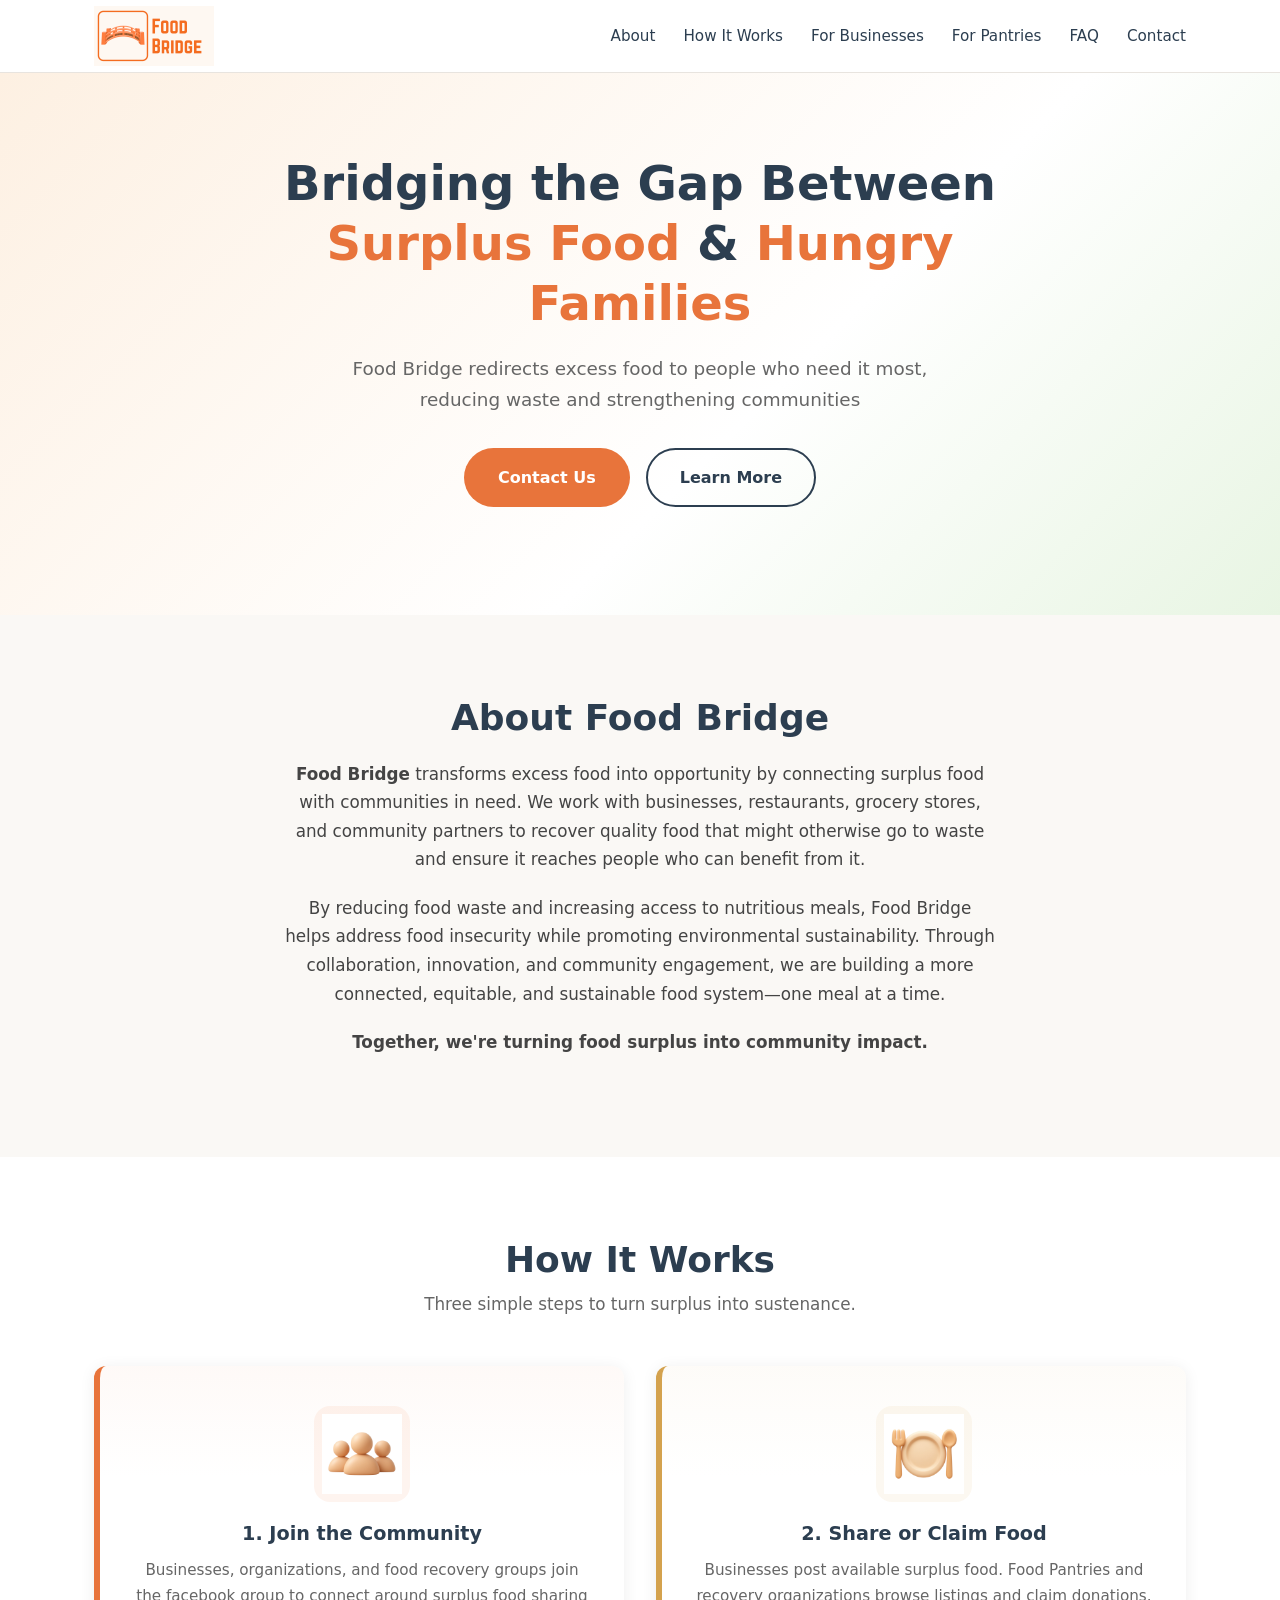
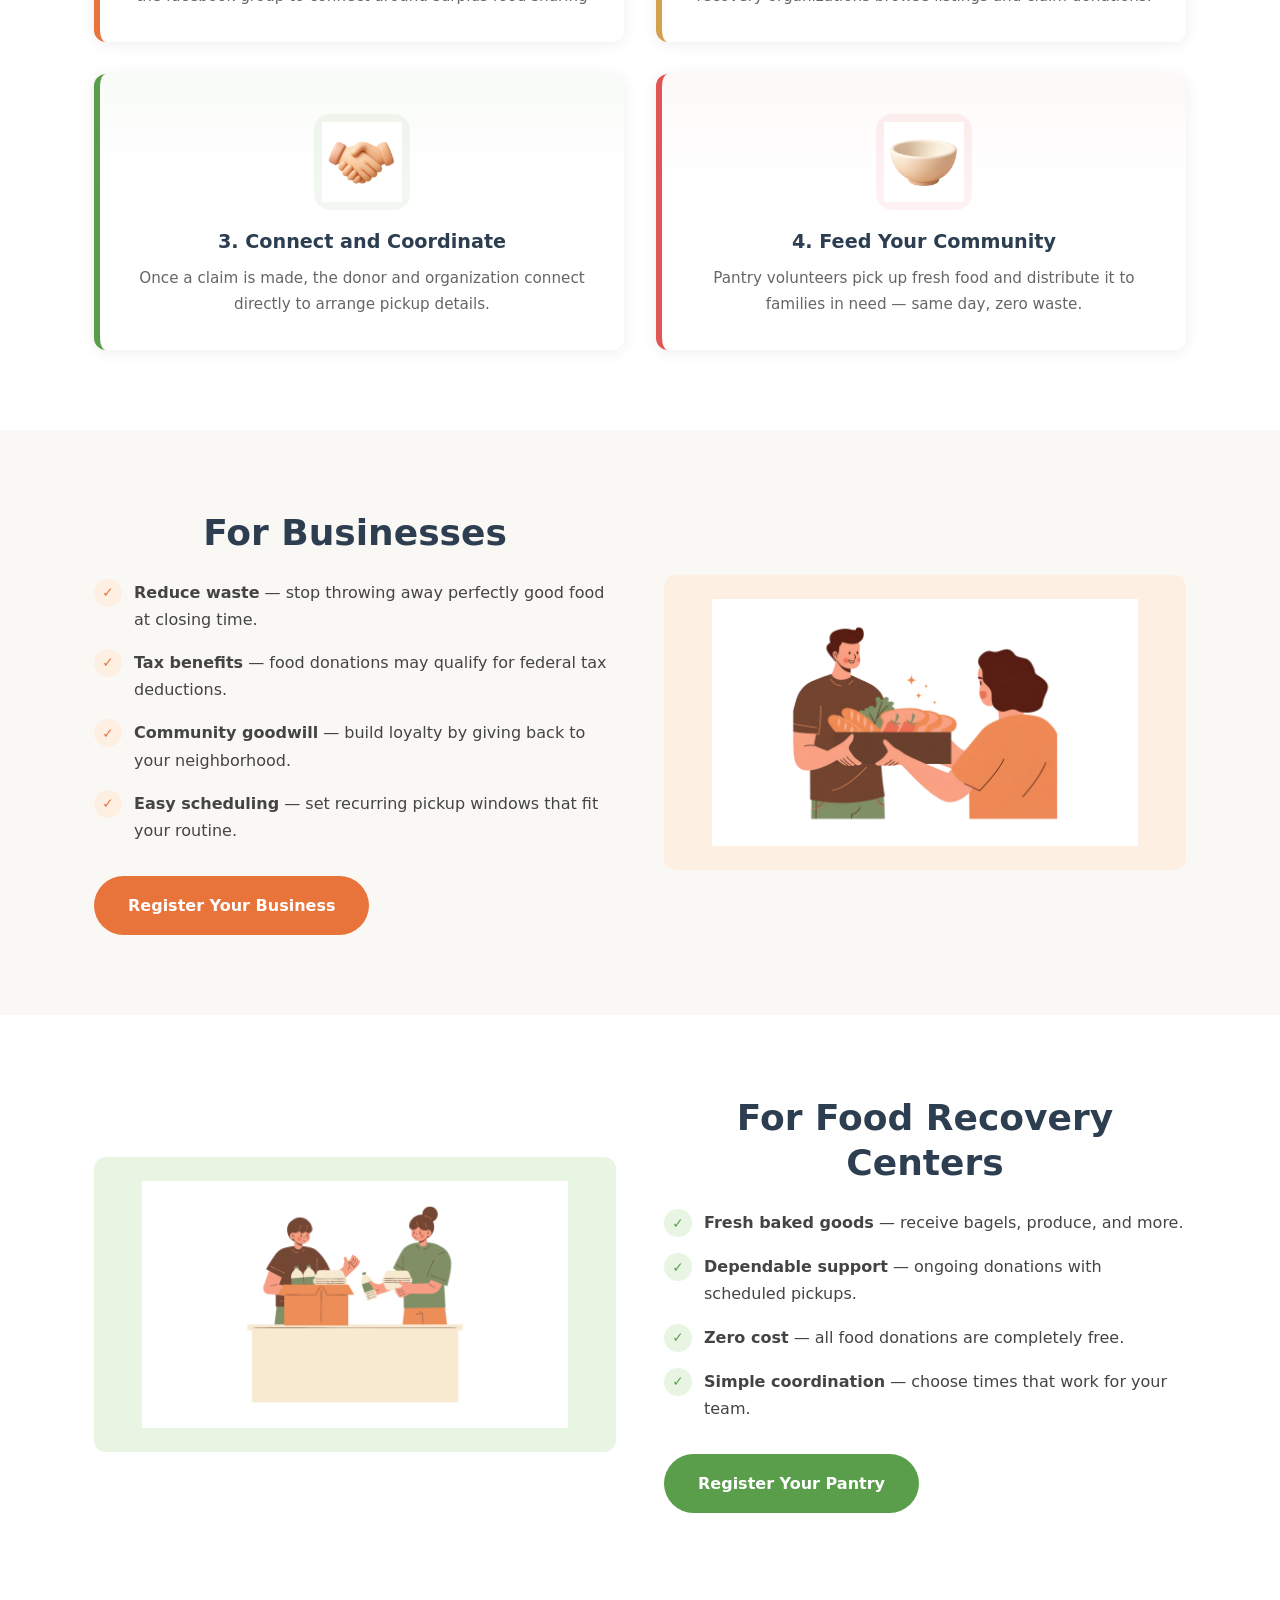
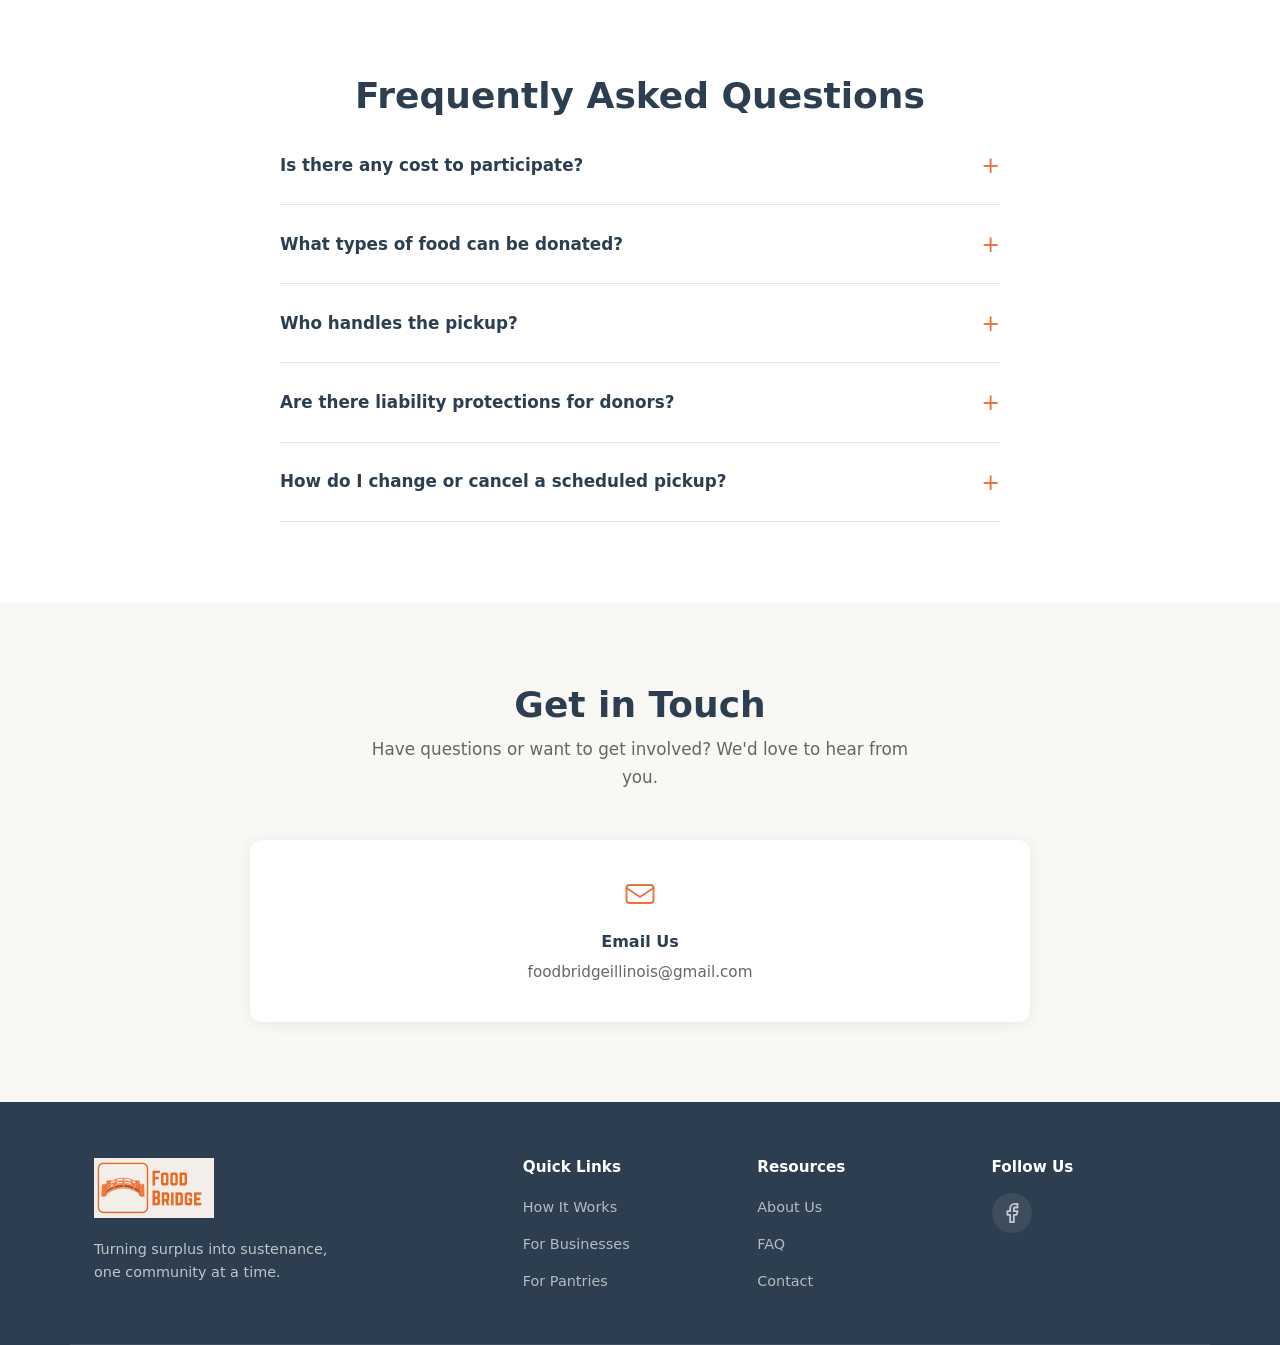
<file: index.html>
<!DOCTYPE html>
<html lang="en">
<head>
  <meta charset="UTF-8">
  <meta name="viewport" content="width=device-width, initial-scale=1.0">
  <meta name="description" content="Food Bridge redirects excess food to people who need it most, reducing waste and strengthening communities">
  <meta name="keywords" content="food donation, food pantry, bakery donation, reduce food waste, community, Food Bridge">
  <title>Food Bridge — Connecting Local Food Businesses with Food Pantries</title>
  <link rel="icon" type="image/svg+xml" href="images/favicon.svg">
  <link rel="stylesheet" href="css/styles.css">
</head>
<body>

  <!-- ============ HEADER / NAVIGATION ============ -->
  <header class="site-header" id="top">
    <div class="container header-inner">
      <a href="mainpage.html" class="logo-link" aria-label="Food Bridge Home">
        <img src="images/FoodBridge.png" alt="Food Bridge logo" class="logo-img">
      </a>
      <button class="nav-toggle" id="navToggle" aria-label="Toggle navigation" aria-expanded="false">
        <span></span><span></span><span></span>
      </button>
      <nav class="main-nav" id="mainNav" aria-label="Main navigation">
        <ul>
          <li><a href="#about">About</a></li>
          <li><a href="#how-it-works">How It Works</a></li>
          <li><a href="#for-businesses">For Businesses</a></li>
          <li><a href="#for-pantries">For Pantries</a></li>
          <li><a href="#faq">FAQ</a></li>
          <li><a href="#contact">Contact</a></li>
        </ul>
      </nav>
    </div>
  </header>

  <!-- ============ HERO ============ -->
  <section class="hero" id="hero">
    <div class="container hero-content">
      <h1>Bridging the Gap Between<br><span class="highlight">Surplus Food</span> &amp; <span class="highlight">Hungry Families</span></h1>
      <p class="hero-sub">Food Bridge redirects excess food to people who need it most, reducing waste and strengthening communities</p>
      <div class="hero-cta">
        <a href="#contact" class="btn btn-primary">Contact Us</a>
        <a href="#how-it-works" class="btn btn-outline">Learn More</a>
      </div>
    </div>
  </section>
<!-- ============ ABOUT ============ -->
  <section class="section section-alt" id="about">
    <div class="container about-content">
      <h2 class="section-title">About Food Bridge</h2>
      <div class="about-text">
        <p></p>
        <p><strong>Food Bridge</strong> transforms excess food into opportunity by connecting surplus food with communities in need. We work with businesses, restaurants, grocery stores, and community partners to recover quality food that might otherwise go to waste and ensure it reaches people who can benefit from it.</p>
        <p>By reducing food waste and increasing access to nutritious meals, Food Bridge helps address food insecurity while promoting environmental sustainability. Through collaboration, innovation, and community engagement, we are building a more connected, equitable, and sustainable food system—one meal at a time.</p>
        <p><strong>Together, we're turning food surplus into community impact.</strong></p>
      </div>
    </div>
  </section>
  <!-- ============ HOW IT WORKS ============ -->
  <section class="section how-it-works" id="how-it-works">
    <div class="container">
      <h2 class="section-title">How It Works</h2>
      <p class="section-subtitle">Three simple steps to turn surplus into sustenance.</p>
      <div class="steps-grid">
        <div class="step-card">
          <div class="step-icon">
            <!-- Step 1: Join the Community icon -->
            <img src="images/4.png" class="howitworks-img" >
          </div>
          <h3>1. Join the Community</h3>
          <p>Businesses, organizations, and food recovery groups join the facebook group to connect around surplus food sharing</p>
        </div>
        <div class="step-card">
          <div class="step-icon">
            <!-- Plate with utensils icon -->
            <img src="images/1.png" class="howitworks-img" >
          </div>
          <h3>2. Share or Claim Food</h3>
          <p>Businesses post available surplus food. Food Pantries and recovery organizations browse listings and claim donations.</p>
        </div>
        <div class="step-card">
          <div class="step-icon">
            <!-- Handshake / deliver icon -->
            <img src="images/2.png" class="howitworks-img" >
          </div>
          <h3>3. Connect and Coordinate</h3>
          <p>Once a claim is made, the donor and organization connect directly to arrange pickup details.</p>
        </div>
        <div class="step-card">
          <div class="step-icon">
            <!-- bowl icon -->
            <img src="images/3.png" class="howitworks-img">
          </div>
          <h3>4. Feed Your Community</h3>
          <p>Pantry volunteers pick up fresh food and distribute it to families in need — same day, zero waste.</p>
        </div>
      </div>
    </div>
  </section>

  <!-- ============ FOR BUSINESSES ============ -->
  <section class="section section-alt for-businesses" id="for-businesses">
    <div class="container two-col">
      <div class="col-text">
        <h2 class="section-title">For Businesses</h2>
        <ul class="feature-list">
          <li>
            <span class="check-icon" aria-hidden="true">&#10003;</span>
            <span><strong>Reduce waste</strong> — stop throwing away perfectly good food at closing time.</span>
          </li>
          <li>
            <span class="check-icon" aria-hidden="true">&#10003;</span>
            <span><strong>Tax benefits</strong> — food donations may qualify for federal tax deductions.</span>
          </li>
          <li>
            <span class="check-icon" aria-hidden="true">&#10003;</span>
            <span><strong>Community goodwill</strong> — build loyalty by giving back to your neighborhood.</span>
          </li>
          <li>
            <span class="check-icon" aria-hidden="true">&#10003;</span>
            <span><strong>Easy scheduling</strong> — set recurring pickup windows that fit your routine.</span>
          </li>
        </ul>
        <a href="#contact" class="btn btn-primary">Register Your Business</a>
      </div>
      <div class="col-visual">
        <div class="illustration-card bakery-card">
          <img src="images/5.png" class="step-icon-img">
        </div>
      </div>
    </div>
  </section>

  <!-- ============ FOR PANTRIES ============ -->
  <section class="section for-pantries" id="for-pantries">
    <div class="container two-col reverse">
      <div class="col-text">
        <h2 class="section-title">For Food Recovery Centers</h2>
        <ul class="feature-list">
          <li>
            <span class="check-icon pantry" aria-hidden="true">&#10003;</span>
            <span><strong>Fresh baked goods</strong> — receive bagels, produce, and more.</span>
          </li>
          <li>
            <span class="check-icon pantry" aria-hidden="true">&#10003;</span>
            <span><strong>Dependable support</strong> — ongoing donations with scheduled pickups.</span>
          </li>
          <li>
            <span class="check-icon pantry" aria-hidden="true">&#10003;</span>
            <span><strong>Zero cost</strong> — all food donations are completely free.</span>
          </li>
          <li>
            <span class="check-icon pantry" aria-hidden="true">&#10003;</span>
            <span><strong>Simple coordination</strong> — choose times that work for your team.</span>
          </li>
        </ul>
        <a href="#schedule" class="btn btn-green">Register Your Pantry</a>
      </div>
      <div class="col-visual">
        <div class="illustration-card pantry-card">
          <img src="images/6.png" class="step-icon-img">
        </div>
      </div>
    </div>
  </section>

  <!-- ============ FAQ ============ -->
  <section class="section" id="faq">
    <div class="container">
      <h2 class="section-title">Frequently Asked Questions</h2>
      <div class="faq-list">
        <details class="faq-item">
          <summary>Is there any cost to participate?</summary>
          <p>No. Food Bridge is completely free for both food businesses and food pantries. We are a volunteer-driven initiative.</p>
        </details>
        <details class="faq-item">
          <summary>What types of food can be donated?</summary>
          <p>Baked goods, produce, prepared meal, shelf-stable foods, refrigerated items, frozen foods, etc. All donations must be safe for consumption.</p>
        </details>
        <details class="faq-item">
          <summary>Who handles the pickup?</summary>
          <p>Pantry volunteers coordinate directly with the donating business to pick up items at the agreed-upon time window.</p>
        </details>
        <details class="faq-item">
          <summary>Are there liability protections for donors?</summary>
          <p>Yes. The Federal Bill Emerson Good Samaritan Food Donation Act protects food donors from civil and criminal liability when donating in good faith.</p>
        </details>
        <details class="faq-item">
          <summary>How do I change or cancel a scheduled pickup?</summary>
          <p>Simply coordinate with the pickup party via facebook.</p>
        </details>
      </div>
    </div>
  </section>

  <!-- ============ CONTACT ============ -->
  <section class="section section-alt" id="contact">
    <div class="container">
      <h2 class="section-title">Get in Touch</h2>
      <p class="section-subtitle">Have questions or want to get involved? We'd love to hear from you.</p>
      <div class="contact-grid">
        <div class="contact-card">
          <svg viewBox="0 0 48 48" width="36" height="36" aria-hidden="true"><rect x="6" y="12" width="36" height="24" rx="4" fill="none" stroke="#e8743b" stroke-width="2.5"/><path d="M6 16 L24 28 L42 16" fill="none" stroke="#e8743b" stroke-width="2.5" stroke-linecap="round" stroke-linejoin="round"/></svg>
          <h4>Email Us</h4>
          <a href="mailto:foodbridgeillinois@gmail.com">foodbridgeillinois@gmail.com</a>
        </div>
      </div>
    </div>
  </section>

  <!-- ============ FOOTER ============ -->
  <footer class="site-footer">
    <div class="container footer-inner">
      <div class="footer-brand">     
        <a href="#top" class="footer-logo-link" aria-label="Back to top"> 
          <img src="images/FoodBridge.png" alt="Food Bridge" class="footer-logo" onclick="window.scrollTo({ top: 0, behavior: 'smooth' });">
        </a>
        <p>Turning surplus into sustenance,<br>one community at a time.</p>
      </div>
     
      <div class="footer-links">
        <h4>Quick Links</h4>
        <ul>
          <li><a href="#how-it-works">How It Works</a></li>
          <li><a href="#for-businesses">For Businesses</a></li>
          <li><a href="#for-pantries">For Pantries</a></li>
        </ul>
      </div>
      <div class="footer-links">
        <h4>Resources</h4>
        <ul>
          <li><a href="#about">About Us</a></li>
          <li><a href="#faq">FAQ</a></li>
          <li><a href="#contact">Contact</a></li>
        </ul>
      </div>
      <div class="footer-social">
        <h4>Follow Us</h4>
        <div class="social-icons">
          <a href="#" aria-label="Facebook" class="social-link">
            <svg viewBox="0 0 24 24" width="22" height="22"><path d="M18 2h-3a5 5 0 00-5 5v3H7v4h3v8h4v-8h3l1-4h-4V7a1 1 0 011-1h3z" fill="none" stroke="currentColor" stroke-width="2" stroke-linecap="round" stroke-linejoin="round"/></svg>
          </a>          
        </div>
      </div>
    </div>
  </footer>

  <!-- ============ BACK TO TOP ============ -->
  <a href="#top" class="back-to-top" id="backToTop" aria-label="Back to top" onclick="window.scrollTo({ top: 0, behavior: 'smooth' });">&#8679;</a>

  <!-- ============ MINIMAL INLINE SCRIPT (static-site interactivity) ============ -->
  <script>
    // Mobile nav toggle
    const navToggle = document.getElementById('navToggle');
    const mainNav = document.getElementById('mainNav');
    navToggle.addEventListener('click', () => {
      const expanded = navToggle.getAttribute('aria-expanded') === 'true';
      navToggle.setAttribute('aria-expanded', String(!expanded));
      mainNav.classList.toggle('open');
    });

    // Close nav on link click (mobile)
    mainNav.querySelectorAll('a').forEach(link => {
      link.addEventListener('click', () => {
        mainNav.classList.remove('open');
        navToggle.setAttribute('aria-expanded', 'false');
      });
    });

    // Form handling (static MVP — no backend)
    function handleFormSubmit(e) {
      e.preventDefault();
      document.getElementById('pickupForm').hidden = true;
      document.getElementById('formSuccess').hidden = false;
      return false;
    }
    function resetForm() {
      document.getElementById('pickupForm').hidden = false;
      document.getElementById('pickupForm').reset();
      document.getElementById('formSuccess').hidden = true;
    }

    // Back-to-top visibility
    const backBtn = document.getElementById('backToTop');
    window.addEventListener('scroll', () => {
      backBtn.classList.toggle('visible', window.scrollY > 400);
    });

    // Smooth scroll for anchor links
    document.querySelectorAll('a[href^="#"]').forEach(anchor => {
      anchor.addEventListener('click', function (e) {
        const target = document.querySelector(this.getAttribute('href'));
        if (target) {
          e.preventDefault();
          target.scrollIntoView({ behavior: 'smooth' });
        }
      });
    });

    // Footer logo scroll-to-top fallback
    const footerLogoLink = document.querySelector('.footer-logo-link');
    if (footerLogoLink) {
      footerLogoLink.addEventListener('click', function (e) {
        e.preventDefault();
        const topTarget = document.getElementById('top');
        if (topTarget) {
          topTarget.scrollIntoView({ behavior: 'smooth' });
        } else {
          window.scrollTo({ top: 0, behavior: 'smooth' });
        }
      });
    }

    // Set min date for pickup date field
    const dateInput = document.getElementById('pickupDate');
    if (dateInput) {
      const today = new Date().toISOString().split('T')[0];
      dateInput.setAttribute('min', today);
    }
  </script>
</body>
</html>
</file>
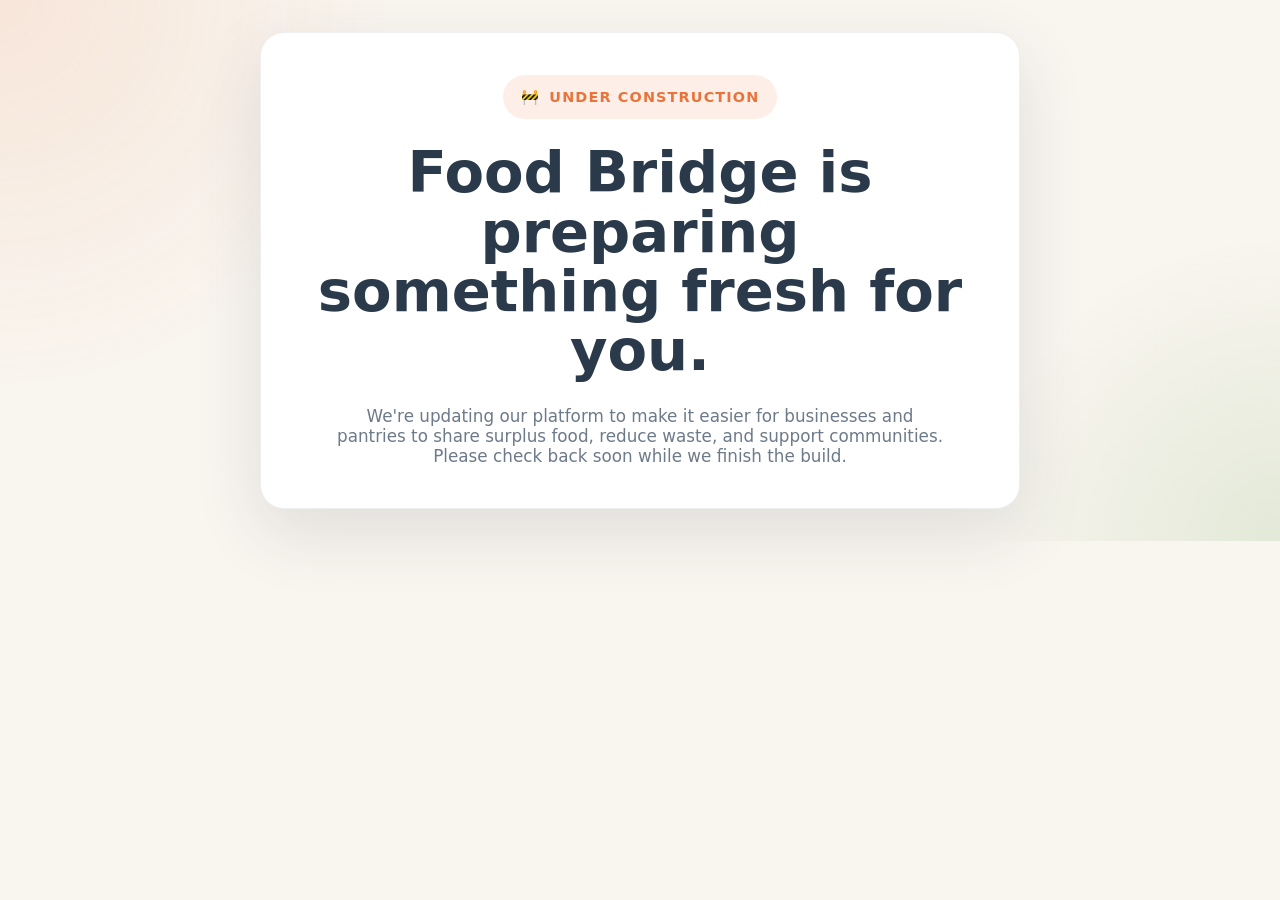
<file: index_unpublished.html>
<!DOCTYPE html>
<html lang="en">
<head>
  <meta charset="UTF-8">
  <meta name="viewport" content="width=device-width, initial-scale=1.0">
  <title>Food Bridge | Coming Soon</title>
  <style>
    :root {
      font-family: 'Segoe UI', system-ui, -apple-system, sans-serif;
      color: #2b3a4a;
      background: #f9f5ef;
      --accent: #e8743b;
      --accent-dark: #c95f2b;
      --muted: #6d7a89;
      --surface: #ffffff;
      --radius: 24px;
    }
    *, *::before, *::after { box-sizing: border-box; }
    html, body { margin: 0; min-height: 100%; }
    body {
      display: grid;
      place-items: center;
      text-align: center;
      padding: 32px;
      background-image: radial-gradient(circle at top left, rgba(232,116,59,.12), transparent 28%),
                        radial-gradient(circle at bottom right, rgba(90,158,75,.14), transparent 22%);
    }
    .wrapper {
      width: min(100%, 760px);
      padding: 42px 38px;
      border-radius: var(--radius);
      background: var(--surface);
      box-shadow: 0 24px 68px rgba(43, 58, 74, .12);
      border: 1px solid rgba(43, 58, 74, .08);
    }
    .label {
      display: inline-flex;
      align-items: center;
      gap: .6rem;
      margin-bottom: 1.5rem;
      padding: .85rem 1.1rem;
      border-radius: 999px;
      color: var(--accent);
      background: rgba(232,116,59,.12);
      font-size: .9rem;
      font-weight: 700;
      text-transform: uppercase;
      letter-spacing: .08em;
    }
    .label::before { content: '🚧'; }
    h1 {
      margin: 0;
      font-size: clamp(2.4rem, 5vw, 3.6rem);
      line-height: 1.03;
    }
    p {
      margin: 1.6rem 0 0;
      color: var(--muted);
      font-size: 1.05rem;
      max-width: 620px;
      margin-left: auto;
      margin-right: auto;
    }
    .actions {
      margin-top: 2.4rem;
      display: flex;
      justify-content: center;
      gap: 1rem;
      flex-wrap: wrap;
    }
    .button {
      padding: 1rem 1.8rem;
      border-radius: 999px;
      font-weight: 700;
      text-decoration: none;
      transition: transform .2s ease, box-shadow .2s ease, background .2s ease;
    }
    .button.primary {
      background: var(--accent);
      color: #fff;
      box-shadow: 0 12px 24px rgba(232,116,59,.2);
    }
    .button.secondary {
      border: 2px solid rgba(43, 58, 74, .12);
      color: #2b3a4a;
      background: rgba(255,255,255,.95);
    }
    .button:hover { transform: translateY(-2px); }
    .note {
      margin-top: 2rem;
      color: var(--muted);
      font-size: .95rem;
      line-height: 1.7;
    }
    .note strong { color: #1f2933; }
    @media (max-width: 560px) {
      body { padding: 20px; }
      .wrapper { padding: 30px 24px; }
      .actions { flex-direction: column; }
      .button { width: 100%; justify-content: center; }
    }
  </style>
</head>
<body>
  <main class="wrapper">
    <div class="label">Under Construction</div>
    <h1>Food Bridge is preparing something fresh for you.</h1>
    <p>We're updating our platform to make it easier for businesses and pantries to share surplus food, reduce waste, and support communities. Please check back soon while we finish the build.</p>
   </main>
</body>
</html>
</file>
<file: css/styles.css>
/* ================================================
   FOOD BRIDGE — Main Stylesheet
   ================================================ */

/* ---------- CSS Custom Properties ---------- */
:root {
  --color-primary: #e8743b;
  --color-primary-dark: #c95f2b;
  --color-accent: #d4a24e;
  --color-green: #5a9e4b;
  --color-green-dark: #3d7a2e;
  --color-red: #e25555;
  --color-dark: #2c3e50;
  --color-text: #444;
  --color-light-text: #666;
  --color-bg: #ffffff;
  --color-bg-alt: #faf8f5;
  --color-bg-warm: #fdf0e2;
  --color-bg-green: #e8f5e3;
  --color-border: #e8e4df;
  --font-main: 'Segoe UI', system-ui, -apple-system, sans-serif;
  --radius: 12px;
  --radius-sm: 8px;
  --shadow: 0 2px 16px rgba(0,0,0,.07);
  --shadow-lg: 0 8px 32px rgba(0,0,0,.10);
  --transition: .25s ease;
  --max-width: 1140px;
}

/* ---------- Reset & Base ---------- */
*, *::before, *::after { box-sizing: border-box; margin: 0; padding: 0; }

html {
  scroll-behavior: smooth;
  scroll-padding-top: 80px;
}

body {
  font-family: var(--font-main);
  color: var(--color-text);
  background: var(--color-bg);
  line-height: 1.7;
  -webkit-font-smoothing: antialiased;
}

img, svg { max-width: 100%; height: auto; }
a { color: var(--color-primary); text-decoration: none; transition: color var(--transition); }
a:hover { color: var(--color-primary-dark); }

.container {
  width: 100%;
  max-width: var(--max-width);
  margin: 0 auto;
  padding: 0 24px;
}

/* ---------- Typography ---------- */
h1, h2, h3, h4 {
  color: var(--color-dark);
  line-height: 1.25;
}
h1 { font-size: clamp(2rem, 5vw, 3rem); font-weight: 800; }
h2 { font-size: clamp(1.6rem, 3.5vw, 2.25rem); font-weight: 700; }
h3 { font-size: 1.2rem; font-weight: 600; }

.section-title {
  text-align: center;
  margin-bottom: .5rem;
}
.section-subtitle {
  text-align: center;
  color: var(--color-light-text);
  max-width: 560px;
  margin: 0 auto 3rem;
  font-size: 1.05rem;
}

.highlight {
  color: var(--color-primary);
}

/* ---------- Buttons ---------- */
.btn {
  display: inline-block;
  padding: 14px 32px;
  border-radius: 50px;
  font-size: 1rem;
  font-weight: 600;
  cursor: pointer;
  border: 2px solid transparent;
  transition: all var(--transition);
  text-align: center;
}
.btn-primary {
  background: var(--color-primary);
  color: #fff;
}
.btn-primary:hover {
  background: var(--color-primary-dark);
  color: #fff;
  transform: translateY(-2px);
  box-shadow: 0 4px 14px rgba(232,116,59,.35);
}
.btn-outline {
  border-color: var(--color-dark);
  color: var(--color-dark);
  background: transparent;
}
.btn-outline:hover {
  background: var(--color-dark);
  color: #fff;
  transform: translateY(-2px);
}
.btn-green {
  background: var(--color-green);
  color: #fff;
}
.btn-green:hover {
  background: var(--color-green-dark);
  color: #fff;
  transform: translateY(-2px);
  box-shadow: 0 4px 14px rgba(90,158,75,.35);
}
.btn-lg { padding: 16px 48px; font-size: 1.1rem; }

/* ================================================
   HEADER
   ================================================ */
.site-header {
  position: sticky;
  top: 0;
  z-index: 1000;
  background: rgba(255,255,255,.92);
  backdrop-filter: blur(12px);
  -webkit-backdrop-filter: blur(12px);
  border-bottom: 1px solid var(--color-border);
}
.header-inner {
  display: flex;
  align-items: center;
  justify-content: space-between;
  height: 72px;
}
.logo-link { display: flex; align-items: center; }
.logo-img { height: 60px; width: auto; }
.howitworks-img { height: 80px; width: auto; }

.main-nav ul {
  list-style: none;
  display: flex;
  gap: 28px;
}
.main-nav a {
  color: var(--color-dark);
  font-weight: 500;
  font-size: .95rem;
  position: relative;
}
.main-nav a::after {
  content: '';
  position: absolute;
  left: 0; bottom: -4px;
  width: 0; height: 2px;
  background: var(--color-primary);
  transition: width var(--transition);
}
.main-nav a:hover::after { width: 100%; }

/* Hamburger */
.nav-toggle {
  display: none;
  flex-direction: column;
  gap: 5px;
  background: none;
  border: none;
  cursor: pointer;
  padding: 8px;
}
.nav-toggle span {
  display: block;
  width: 24px;
  height: 2.5px;
  background: var(--color-dark);
  border-radius: 2px;
  transition: var(--transition);
}

/* ================================================
   HERO
   ================================================ */
.hero {
  background: linear-gradient(135deg, var(--color-bg-warm) 0%, #fff 60%, var(--color-bg-green) 100%);
  padding: 80px 0 60px;
  text-align: center;
}
.hero-content { max-width: 780px; margin: 0 auto; }
.hero h1 { margin-bottom: 1.25rem; }
.hero-sub {
  font-size: 1.15rem;
  color: var(--color-light-text);
  max-width: 600px;
  margin: 0 auto 2rem;
}
.hero-cta {
  display: flex;
  gap: 16px;
  justify-content: center;
  flex-wrap: wrap;
  margin-bottom: 3rem;
}
.hero-stats {
  display: flex;
  justify-content: center;
  gap: 48px;
  flex-wrap: wrap;
}
.stat {
  display: flex;
  flex-direction: column;
  align-items: center;
}
.stat strong {
  font-size: 2rem;
  color: var(--color-primary);
}
.stat span {
  font-size: .9rem;
  color: var(--color-light-text);
}

/* ================================================
   SECTIONS
   ================================================ */
.section {
  padding: 80px 0;
}
.section-alt {
  background: var(--color-bg-alt);
}

/* ---------- Steps Grid ---------- */
.steps-grid {
  display: grid;
  /* Two columns and two rows layout for four step-cards */
  grid-template-columns: repeat(2, 1fr);
  gap: 32px;
  /* Make rows equal height so cards align neatly */
  grid-auto-rows: 1fr;
}

/* Responsive: single column on small screens */
@media (max-width: 560px) {
  .steps-grid { grid-template-columns: 1fr; grid-auto-rows: auto; }
}
.step-card {
  background: #e6b977;
  border-radius: var(--radius);
  padding: 40px 32px 32px;
  text-align: center;
  box-shadow: var(--shadow);
  transition: transform var(--transition), box-shadow var(--transition);
}
.step-card:hover {
  transform: translateY(-6px);
  box-shadow: var(--shadow-lg);
}
.step-icon { margin-bottom: 20px; }
.step-card h3 { margin-bottom: .75rem; color: var(--color-dark); }
.step-card p { color: var(--color-light-text); font-size: .95rem; }

/* Themed accents for each step card */
.steps-grid .step-card:nth-child(1) {
  border-left: 6px solid var(--color-primary);
  background: linear-gradient(180deg, rgba(232,116,59,.04), #fff 40%);
}
.steps-grid .step-card:nth-child(2) {
  border-left: 6px solid var(--color-accent);
  background: linear-gradient(180deg, rgba(212,162,78,.04), #fff 40%);
}
.steps-grid .step-card:nth-child(3) {
  border-left: 6px solid var(--color-green);
  background: linear-gradient(180deg, rgba(90,158,75,.04), #fff 40%);
}
.steps-grid .step-card:nth-child(4) {
  border-left: 6px solid var(--color-red);
  background: linear-gradient(180deg, rgba(226,85,85,.04), #fff 40%);
}

/* Make the icon container stand out */
.step-icon {
  margin-bottom: 20px;
  width: 96px;
  height: 96px;
  display: flex;
  align-items: center;
  justify-content: center;
  border-radius: 16px;
  margin-left: auto;
  margin-right: auto;
  background: rgba(44,62,80,.03);
}
.step-icon-img {
  width: 90%;
  max-height: 90%;
  display: block;
  object-fit: contain;
}
.steps-grid .step-card:nth-child(1) .step-icon { background: rgba(232,116,59,.08); }
.steps-grid .step-card:nth-child(2) .step-icon { background: rgba(212,162,78,.08); }
.steps-grid .step-card:nth-child(3) .step-icon { background: rgba(90,158,75,.08); }
.steps-grid .step-card:nth-child(4) .step-icon { background: rgba(226,85,85,.08); }

/* ---------- Two Column Layout ---------- */
.two-col {
  display: grid;
  grid-template-columns: 1fr 1fr;
  gap: 48px;
  align-items: center;
}
.two-col.reverse .col-text { order: 2; }
.two-col.reverse .col-visual { order: 1; }

.feature-list {
  list-style: none;
  margin: 1.5rem 0 2rem;
}
.feature-list li {
  display: flex;
  gap: 12px;
  margin-bottom: 16px;
  align-items: flex-start;
}
.check-icon {
  flex-shrink: 0;
  display: inline-flex;
  align-items: center;
  justify-content: center;
  width: 28px;
  height: 28px;
  border-radius: 50%;
  background: var(--color-bg-warm);
  color: var(--color-primary);
  font-weight: 700;
  font-size: .85rem;
}
.check-icon.pantry {
  background: var(--color-bg-green);
  color: var(--color-green);
}

.illustration-card {
  border-radius: var(--radius);
  display: flex;
  align-items: center;
  justify-content: center;
  padding: 24px;
}
.bakery-card { background: var(--color-bg-warm); }
.pantry-card { background: var(--color-bg-green); }
.illustration { max-width: 320px; }

/* ================================================
   PICKUP FORM
   ================================================ */
.pickup-form {
  max-width: 800px;
  margin: 0 auto;
  background: #fff;
  padding: 40px;
  border-radius: var(--radius);
  box-shadow: var(--shadow);
}
.form-grid {
  display: grid;
  grid-template-columns: 1fr 1fr;
  gap: 20px;
  margin-bottom: 28px;
}
.form-group.full-width { grid-column: 1 / -1; }
.form-group label {
  display: block;
  font-weight: 600;
  font-size: .9rem;
  margin-bottom: 6px;
  color: var(--color-dark);
}
.form-group input,
.form-group select,
.form-group textarea {
  width: 100%;
  padding: 12px 16px;
  border: 1.5px solid var(--color-border);
  border-radius: var(--radius-sm);
  font-family: var(--font-main);
  font-size: .95rem;
  color: var(--color-dark);
  transition: border-color var(--transition), box-shadow var(--transition);
  background: #fff;
}
.form-group input:focus,
.form-group select:focus,
.form-group textarea:focus {
  outline: none;
  border-color: var(--color-primary);
  box-shadow: 0 0 0 3px rgba(232,116,59,.15);
}
.form-group textarea { resize: vertical; }

/* Success state */
.form-success {
  max-width: 500px;
  margin: 0 auto;
  text-align: center;
}
.success-inner {
  background: #fff;
  padding: 48px 40px;
  border-radius: var(--radius);
  box-shadow: var(--shadow);
}
.success-inner h3 {
  margin: 16px 0 8px;
  color: var(--color-green);
  font-size: 1.6rem;
}
.success-inner p {
  color: var(--color-light-text);
  margin-bottom: 24px;
}

/* ================================================
   TESTIMONIALS
   ================================================ */
.testimonials-grid {
  display: grid;
  grid-template-columns: repeat(auto-fit, minmax(280px, 1fr));
  gap: 28px;
}
.testimonial {
  background: #fff;
  padding: 32px;
  border-radius: var(--radius);
  box-shadow: var(--shadow);
  border-left: 4px solid var(--color-primary);
  position: relative;
}
.testimonial p {
  font-style: italic;
  font-size: 1.02rem;
  margin-bottom: 16px;
  color: var(--color-dark);
}
.testimonial footer {
  display: flex;
  flex-direction: column;
}
.testimonial footer strong {
  color: var(--color-dark);
}
.testimonial footer span {
  font-size: .85rem;
  color: var(--color-light-text);
}

/* ================================================
   ABOUT
   ================================================ */
.about-content { max-width: 760px; margin: 0 auto; }
.about-text p {
  margin-bottom: 1.25rem;
  font-size: 1.05rem;
  text-align: center;
}
.about-text em { color: var(--color-primary); font-style: italic; }

/* ================================================
   FAQ
   ================================================ */
.faq-list {
  max-width: 720px;
  margin: 0 auto;
}
.faq-item {
  border-bottom: 1px solid var(--color-border);
  padding: 0;
}
.faq-item summary {
  padding: 20px 0;
  font-weight: 600;
  font-size: 1.05rem;
  color: var(--color-dark);
  cursor: pointer;
  list-style: none;
  display: flex;
  justify-content: space-between;
  align-items: center;
}
.faq-item summary::-webkit-details-marker { display: none; }
.faq-item summary::after {
  content: '+';
  font-size: 1.4rem;
  font-weight: 300;
  color: var(--color-primary);
  transition: transform var(--transition);
}
.faq-item[open] summary::after {
  content: '−';
}
.faq-item p {
  padding: 0 0 20px;
  color: var(--color-light-text);
  line-height: 1.7;
}

/* ================================================
   CONTACT
   ================================================ */
.contact-grid {
  display: grid;
  grid-template-columns: repeat(auto-fit, minmax(220px, 1fr));
  gap: 28px;
  max-width: 780px;
  margin: 0 auto;
}
.contact-card {
  text-align: center;
  background: #fff;
  padding: 36px 24px;
  border-radius: var(--radius);
  box-shadow: var(--shadow);
  transition: transform var(--transition);
}
.contact-card:hover { transform: translateY(-4px); }
.contact-card h4 { margin: 12px 0 6px; color: var(--color-dark); }
.contact-card a, .contact-card p {
  color: var(--color-light-text);
  font-size: .95rem;
}

/* ================================================
   FOOTER
   ================================================ */
.site-footer {
  background: var(--color-dark);
  color: rgba(255,255,255,.7);
  padding-top: 56px;
}
.footer-inner {
  display: grid;
  grid-template-columns: 2fr 1fr 1fr 1fr;
  gap: 40px;
  padding-bottom: 40px;
  border-bottom: 1px solid rgba(255,255,255,.1);
}
.footer-brand p { margin-top: 12px; font-size: .9rem; line-height: 1.6; }
.footer-logo { height: 60px; width: auto; opacity: .95; }
.footer-logo-link { display: inline-block; }

.footer-links h4,
.footer-social h4 {
  color: #fff;
  font-size: .95rem;
  margin-bottom: 16px;
}
.footer-links ul { list-style: none; }
.footer-links li { margin-bottom: 10px; }
.footer-links a {
  color: rgba(255,255,255,.65);
  font-size: .9rem;
  transition: color var(--transition);
}
.footer-links a:hover { color: #fff; }

.social-icons {
  display: flex;
  gap: 14px;
}
.social-link {
  display: flex;
  align-items: center;
  justify-content: center;
  width: 40px;
  height: 40px;
  border-radius: 50%;
  background: rgba(255,255,255,.08);
  color: rgba(255,255,255,.7);
  transition: all var(--transition);
}
.social-link:hover {
  background: var(--color-primary);
  color: #fff;
}

.footer-bottom {
  padding: 20px 0;
  text-align: center;
  font-size: .85rem;
}

/* ================================================
   BACK TO TOP
   ================================================ */
.back-to-top {
  position: fixed;
  bottom: 32px;
  right: 32px;
  width: 48px;
  height: 48px;
  border-radius: 50%;
  background: var(--color-primary);
  color: #fff;
  font-size: 1.5rem;
  display: flex;
  align-items: center;
  justify-content: center;
  opacity: 0;
  pointer-events: none;
  transform: translateY(12px);
  transition: all var(--transition);
  box-shadow: var(--shadow);
  text-decoration: none;
}
.back-to-top.visible {
  opacity: 1;
  pointer-events: auto;
  transform: translateY(0);
}
.back-to-top:hover {
  background: var(--color-primary-dark);
  color: #fff;
  transform: translateY(-3px);
}

/* ================================================
   RESPONSIVE
   ================================================ */
@media (max-width: 900px) {
  .two-col {
    grid-template-columns: 1fr;
    gap: 32px;
  }
  .two-col.reverse .col-text,
  .two-col.reverse .col-visual { order: unset; }

  .footer-inner {
    grid-template-columns: 1fr 1fr;
    gap: 32px;
  }
}

@media (max-width: 768px) {
  /* Mobile nav */
  .nav-toggle { display: flex; }
  .main-nav {
    position: fixed;
    top: 72px;
    left: 0;
    right: 0;
    background: rgba(255,255,255,.97);
    backdrop-filter: blur(12px);
    -webkit-backdrop-filter: blur(12px);
    padding: 0 24px;
    max-height: 0;
    overflow: hidden;
    transition: max-height .35s ease, padding .35s ease;
    border-bottom: 1px solid var(--color-border);
  }
  .main-nav.open {
    max-height: 400px;
    padding: 16px 24px 24px;
  }
  .main-nav ul {
    flex-direction: column;
    gap: 0;
  }
  .main-nav li { border-bottom: 1px solid var(--color-border); }
  .main-nav a { display: block; padding: 14px 0; }

  /* Hero */
  .hero { padding: 48px 0 40px; }
  .hero-stats { gap: 28px; }

  /* Form */
  .form-grid { grid-template-columns: 1fr; }
  .pickup-form { padding: 24px; }

  /* Footer */
  .footer-inner { grid-template-columns: 1fr; text-align: center; }
  .social-icons { justify-content: center; }
}

@media (max-width: 480px) {
  .hero-cta { flex-direction: column; align-items: center; }
  .btn { width: 100%; max-width: 300px; }
  .stat strong { font-size: 1.6rem; }
}
</file>
